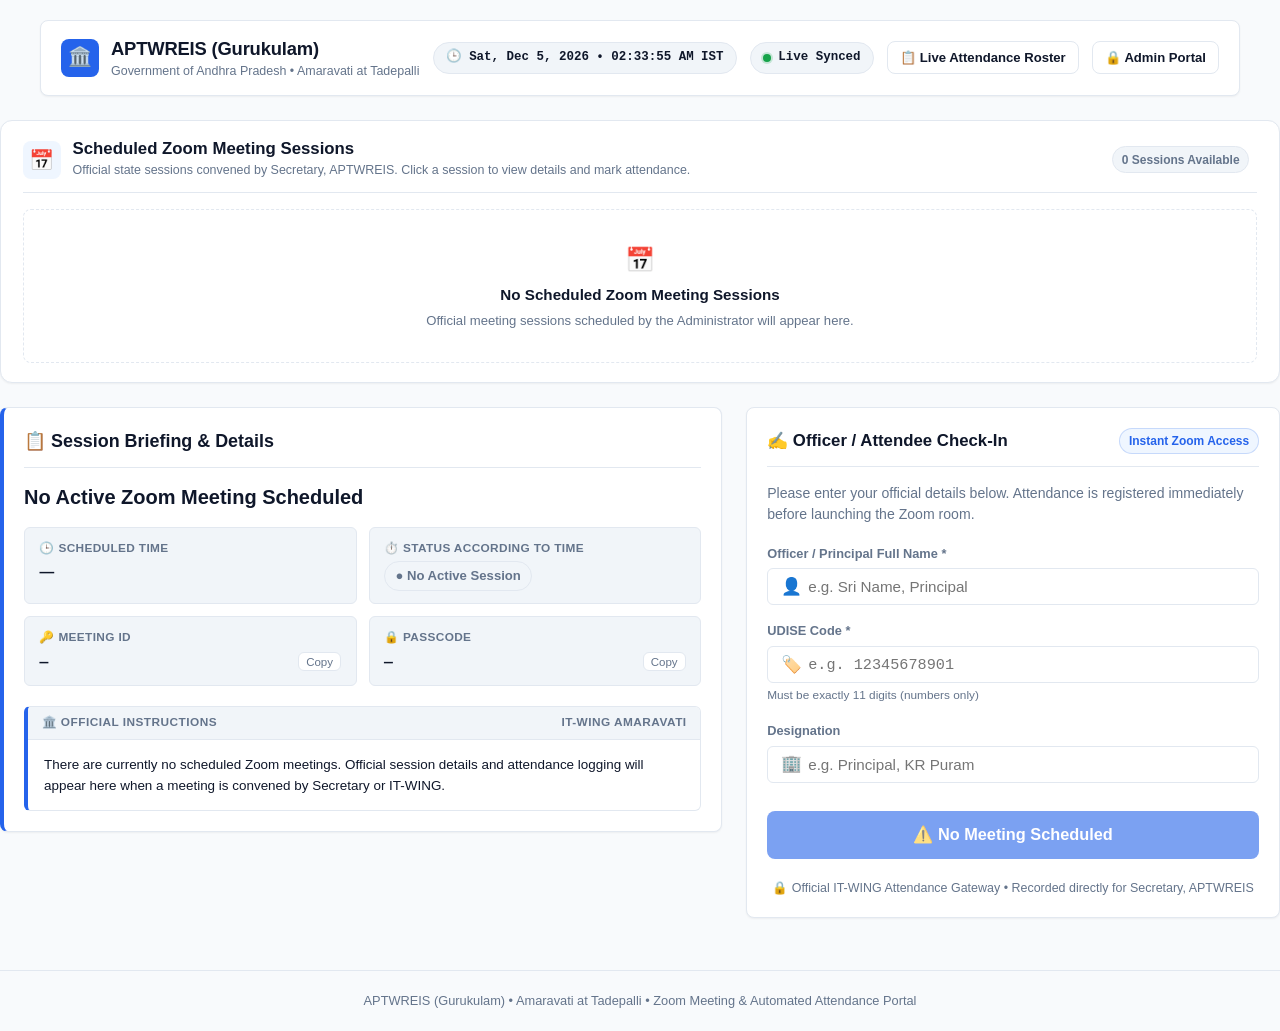
<file: index.html>
<!DOCTYPE html>
<html lang="en">

<head>
  <meta charset="UTF-8">
  <meta name="viewport" content="width=device-width, initial-scale=1.0">
  <title>APTWREIS (Gurukulam) - Official Zoom Meeting & Attendance Portal</title>
  <link rel="stylesheet" href="css/style.css">
  <link rel="icon"
    href="data:image/svg+xml,<svg xmlns=%22http://www.w3.org/2000/svg%22 viewBox=%220 0 100 100%22><text y=%22.9em%22 font-size=%2290%22>🏛️</text></svg>">
</head>

<body>
  <!-- =========================================================
       AUTOMATIC ATTENDANCE CONFIRMATION & ZOOM REDIRECT OVERLAY
       (Triggers automatically on 1-click link or when Join is clicked)
       ========================================================= -->
  <div class="auto-gate-overlay" id="autoOverlay" style="display: none;">
    <div class="auto-gate-card">
      <div class="check-circle">✓</div>

      <span class="badge badge-on-time" id="overlayStatus" style="margin-bottom: 0.75rem;">
        ● Attendance Confirmed (On Time)
      </span>

      <h2 id="overlayTitle" style="font-size: 1.15rem; font-weight: 700; margin-bottom: 0.35rem; color: var(--text);">
        Official Zoom Meeting
      </h2>

      <p id="overlayAttendee" style="font-size: 1rem; font-weight: 600; color: var(--primary);">
        Officer Attendee
      </p>

      <p style="font-size: 0.8rem; color: var(--text-muted); margin-top: 0.25rem;">
        Attendance logged officially with IT-WING, Amaravati at Tadepalli
      </p>

      <div class="progress-container">
        <div class="progress-bar" id="overlayProgress"></div>
      </div>

      <p style="font-size: 0.88rem; color: var(--text-muted); margin-bottom: 1.25rem;">
        Entering Zoom meeting in <span id="overlayCountdown" style="font-weight: 700; color: var(--text);">2</span>
        seconds...
      </p>

      <a id="btnDirectZoom" href="#" class="btn btn-primary" style="width: 100%;">
        🚀 Join Zoom Meeting Now
      </a>
    </div>
  </div>

  <!-- =========================================================
       MAIN ATTENDEE PORTAL (EXECUTIVE LANDSCAPE REDESIGN)
       ========================================================= -->
  <div class="landscape-wrapper">

    <!-- Executive Header -->
    <header class="app-header">
      <div class="logo-group">
        <div class="logo-badge">🏛️</div>
        <div class="logo-text">
          <h1>APTWREIS (Gurukulam)</h1>
          <p>Government of Andhra Pradesh • Amaravati at Tadepalli</p>
        </div>
      </div>
        <div class="live-clock-pill" id="liveClockDisplay" title="Current Indian Standard Time (IST)">
          <span>🕒</span>
          <span id="liveClockText">Live Portal Active</span>
        </div>
        <div class="live-clock-pill" id="liveSyncStatusPill" style="display: none;" title="Central Database Sync Status">
          <span class="sync-dot-live"></span>
          <span id="liveSyncStatusText">Live Synced</span>
        </div>
        <a href="admin.html" class="btn btn-secondary btn-sm" id="navLiveRosterBtn" title="View Live Attendance Roster & Download Excel">
          📋 Live Attendance Roster
        </a>
        <a href="admin.html" class="btn btn-secondary btn-sm" id="navAdminPortalBtn" title="Open Administrator Portal">
          🔒 Admin Portal
        </a>
      </div>
    </header>

    <!-- =========================================================
         SCHEDULED SESSIONS HUB (DYNAMIC TIME-BASED STATUS)
         ========================================================= -->
    <section class="sessions-hub">
      <div class="sessions-hub-header">
        <div class="sessions-hub-title-group">
          <div class="sessions-hub-icon">📅</div>
          <div>
            <h2 class="sessions-hub-title">Scheduled Zoom Meeting Sessions</h2>
            <p class="sessions-hub-subtitle">Official state sessions convened by Secretary, APTWREIS. Click a session to
              view details and mark attendance.</p>
          </div>
        </div>
        <div style="display: flex; align-items: center; gap: 0.5rem; flex-wrap: wrap;">
          <span class="badge badge-on-time" id="sessionCountBadge">Sessions Available</span>
          <span id="hubAdminStatusBadge"></span>
        </div>
      </div>

      <!-- Dynamic Cards Grid -->
      <div class="sessions-cards-grid" id="sessionsGridContainer">
        <!-- Rendered dynamically by js/user.js with real-time status of time -->
      </div>
    </section>

    <!-- Landscape Two-Column Grid -->
    <div class="landscape-grid">

      <!-- Left Column: Scheduled Meeting Information & Notice -->
      <section class="meeting-dossier">
        <div class="card" style="border-left: 4px solid var(--primary);">
          <div class="card-title-row">
            <h2 class="card-title" style="font-size: 1.12rem;">
              📋 Session Briefing & Details
            </h2>
            <div id="briefingAdminActions"></div>
          </div>

          <h3 id="displayTopic"
            style="font-size: 1.25rem; font-weight: 700; color: var(--text); margin-bottom: 1rem; line-height: 1.35;">
            No Active Zoom Meeting Scheduled
          </h3>

          <!-- 4-Tile Metadata Grid -->
          <div class="meta-tiles-grid">
            <div class="meta-tile">
              <span class="meta-tile-label">🕒 Scheduled Time</span>
              <span class="meta-tile-value" id="displayTime">—</span>
            </div>

            <div class="meta-tile">
              <span class="meta-tile-label">⏱️ Status According to Time</span>
              <span class="meta-tile-value" id="displayTimeStatus">
                <span class="badge badge-completed">● No Session Active</span>
              </span>
            </div>

            <div class="meta-tile">
              <span class="meta-tile-label">🔑 Meeting ID</span>
              <span class="meta-tile-value">
                <span id="displayMeetingId" style="font-family: var(--font-mono);">—</span>
                <button type="button" class="meta-copy-btn"
                  onclick="copyText(document.getElementById('displayMeetingId').textContent, 'Meeting ID copied!')"
                  title="Copy Meeting ID">
                  Copy
                </button>
              </span>
            </div>

            <div class="meta-tile">
              <span class="meta-tile-label">🔒 Passcode</span>
              <span class="meta-tile-value">
                <span id="displayPasscode" style="font-family: var(--font-mono);">—</span>
                <button type="button" class="meta-copy-btn"
                  onclick="copyText(document.getElementById('displayPasscode').textContent, 'Passcode copied!')"
                  title="Copy Passcode">
                  Copy
                </button>
              </span>
            </div>
          </div>

          <!-- Official Circular / Instructions Note -->
          <div class="official-memo-box" id="officialMemoBox" style="margin-top: 1.15rem; margin-bottom: 0;">
            <div class="official-memo-header">
              <span>🏛️ Official Instructions</span>
              <span>IT-WING Amaravati</span>
            </div>
            <div class="official-memo-body" id="displayDescription" style="padding: 0.85rem 1rem; font-size: 0.84rem;">
              No official Zoom meeting session is currently scheduled.
              Official meeting details and attendance logging will appear here when a session is convened.
            </div>
          </div>
        </div>
      </section>

      <!-- Right Column: Attendee Check-In Form & Launch -->
      <section class="attendance-action">
        <div class="card">
          <div class="card-title-row">
            <h2 class="card-title">
              ✍️ Officer / Attendee Check-In
            </h2>
            <span class="badge badge-upcoming">Instant Zoom Access</span>
          </div>

          <p style="font-size: 0.88rem; color: var(--text-muted); margin-bottom: 1.15rem;">
            Please enter your official details below. Attendance is registered immediately before launching the Zoom
            room.
          </p>

          <form id="formUserJoin">
            <div class="form-group">
              <label class="form-label" for="userName">Officer / Principal Full Name *</label>
              <div class="input-icon-wrapper">
                <span class="input-icon-prefix">👤</span>
                <input type="text" id="userName" class="form-input" placeholder="e.g. Sri Name, Principal" required
                  autocomplete="name" style="font-size: 0.95rem;">
              </div>
            </div>

            <div class="form-group">
              <label class="form-label" for="userCode">UDISE Code *</label>
              <div class="input-icon-wrapper">
                <span class="input-icon-prefix">🏷️</span>
                <input type="text" id="userCode" class="form-input" placeholder="e.g. 12345678901" required
                  inputmode="numeric" pattern="[0-9]{11}" maxlength="11" minlength="11"
                  title="UDISE Code must be exactly 11 digits (numbers only)"
                  style="font-size: 0.95rem; font-family: var(--font-mono);">
              </div>
              <small style="font-size: 0.74rem; color: var(--text-muted); margin-top: 0.25rem; display: block;">
                Must be exactly 11 digits (numbers only)
              </small>
            </div>

            <div class="form-group">
              <label class="form-label" for="userDesig">Designation</label>
              <div class="input-icon-wrapper">
                <span class="input-icon-prefix">🏢</span>
                <input type="text" id="userDesig" class="form-input" placeholder="e.g. Principal, KR Puram"
                  style="font-size: 0.95rem;">
              </div>
            </div>

            <button type="submit" class="btn btn-primary"
              style="width: 100%; padding: 0.85rem; font-size: 1.02rem; font-weight: 700; margin-top: 0.75rem;"
              id="btnSubmitJoin">
              🚀 Mark Attendance & Join Zoom Meeting
            </button>
          </form>

          <div style="margin-top: 1.25rem; text-align: center; font-size: 0.78rem; color: var(--text-muted);">
            🔒 Official IT-WING Attendance Gateway • Recorded directly for Secretary, APTWREIS
          </div>
        </div>
      </section>

    </div>

    <!-- Clean Streamlined Footer -->
    <footer class="app-footer"
      style="margin-top: 2rem; padding: 1.25rem 0; border-top: 1px solid var(--border); text-align: center; font-size: 0.8rem; color: var(--text-muted);">
      APTWREIS (Gurukulam) • Amaravati at Tadepalli • Zoom Meeting & Automated Attendance Portal
    </footer>

  </div>

  <script src="js/sheets-config.js"></script>
  <script src="js/sheets-service.js"></script>
  <script src="js/user.js"></script>
</body>

</html>
</file>
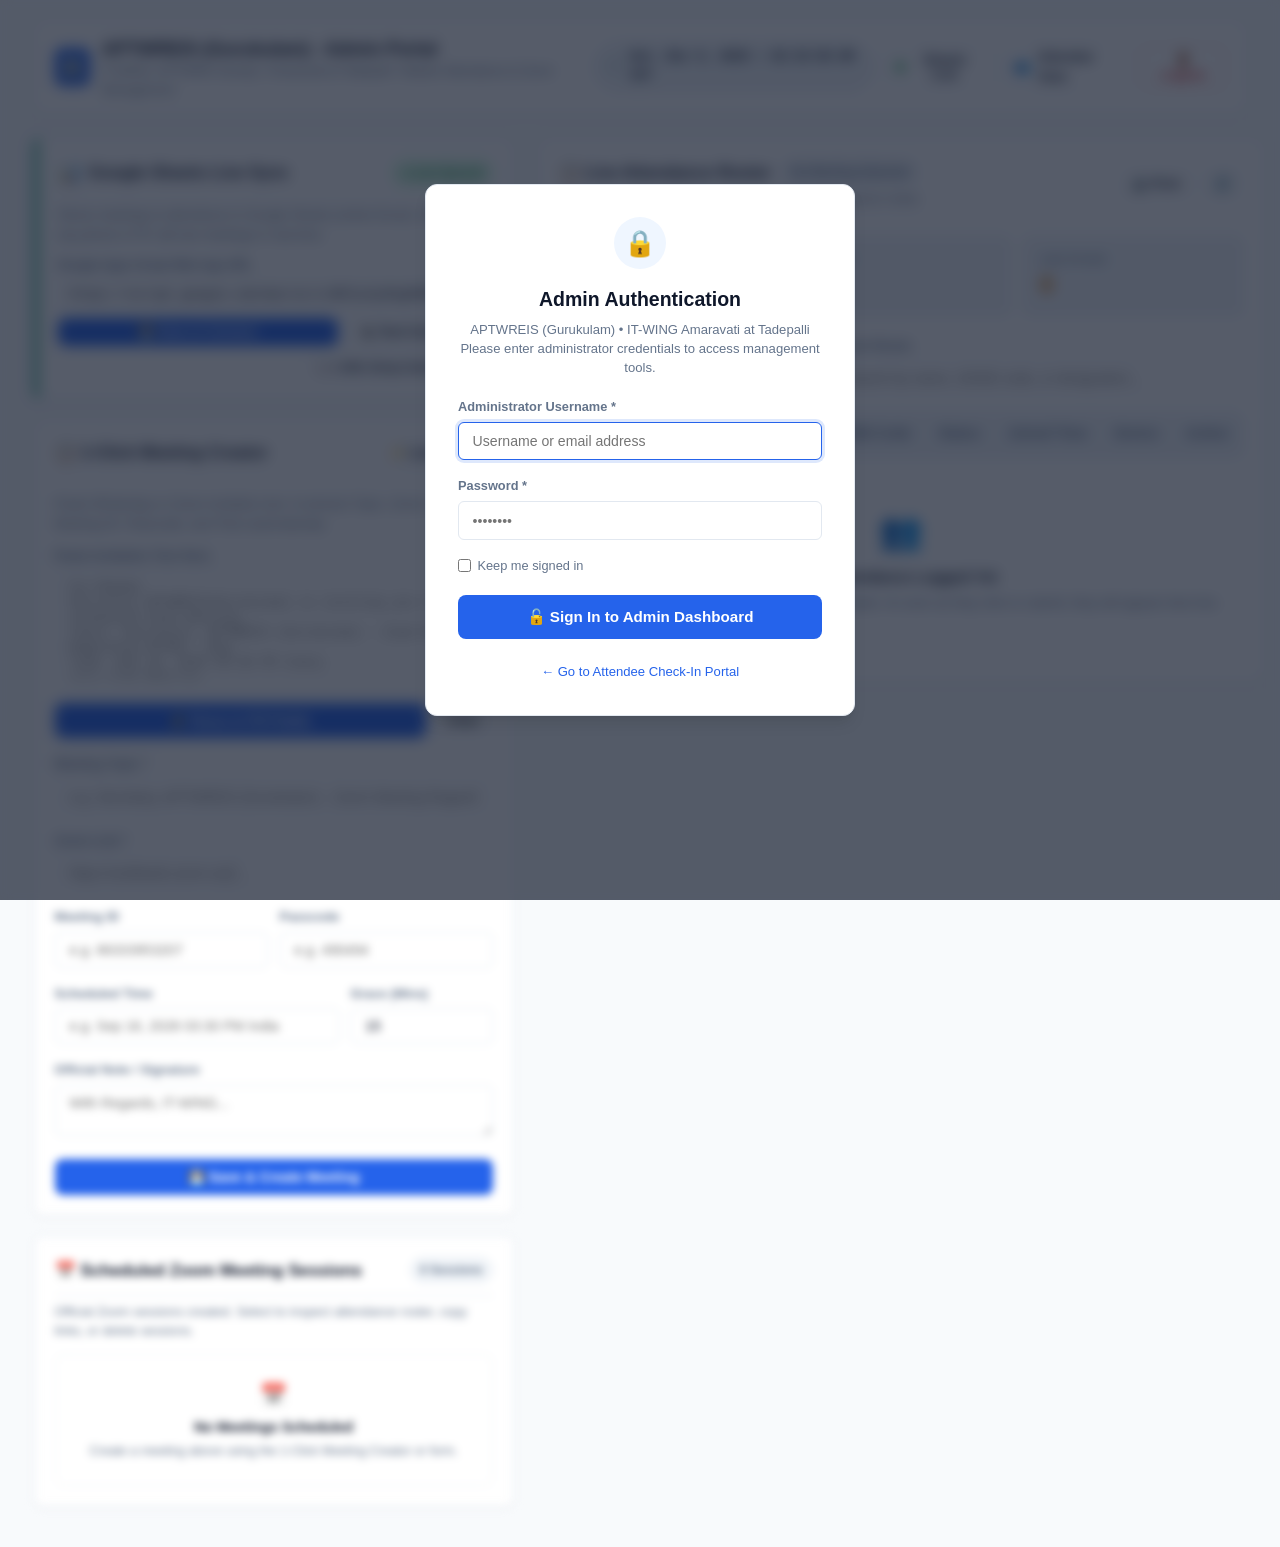
<file: admin.html>
<!DOCTYPE html>
<html lang="en">

<head>
  <meta charset="UTF-8">
  <meta name="viewport" content="width=device-width, initial-scale=1.0">
  <title>Admin - APTWREIS (Gurukulam) Zoom Meeting & Attendance Manager</title>
  <link rel="stylesheet" href="css/style.css">
  <link rel="icon"
    href="data:image/svg+xml,<svg xmlns=%22http://www.w3.org/2000/svg%22 viewBox=%220 0 100 100%22><text y=%22.9em%22 font-size=%2290%22>🏛️</text></svg>">
</head>

<body>
  <!-- =========================================================
       ADMINISTRATOR AUTHENTICATION GATE (Username & Password)
       ========================================================= -->
  <div class="auth-overlay" id="adminAuthOverlay" style="display: flex;">
    <div class="auth-card">
      <div class="auth-icon-badge">🔒</div>
      <h2 class="auth-title">Admin Authentication</h2>
      <p class="auth-subtitle">
        APTWREIS (Gurukulam) • IT-WING Amaravati at Tadepalli<br>
        Please enter administrator credentials to access management tools.
      </p>

      <div id="authErrorMsg" class="auth-error" style="display: none;">
        ⚠️ Invalid username or password. Please check your credentials.
      </div>

      <form id="formAdminLogin">
        <div class="form-group" style="text-align: left;">
          <label class="form-label" for="adminUsername">Administrator Username *</label>
          <input type="text" id="adminUsername" class="form-input" placeholder="Username or email address" required
            autocomplete="username" autofocus style="padding: 0.65rem 0.85rem;">
        </div>

        <div class="form-group" style="text-align: left;">
          <label class="form-label" for="adminPassword">Password *</label>
          <input type="password" id="adminPassword" class="form-input" placeholder="••••••••" required
            autocomplete="current-password" style="padding: 0.65rem 0.85rem;">
        </div>

        <div
          style="display: flex; justify-content: flex-start; align-items: center; margin-bottom: 1.25rem; font-size: 0.8rem;">
          <label style="display: flex; align-items: center; gap: 0.4rem; cursor: pointer; color: var(--text-muted);">
            <input type="checkbox" id="rememberAdmin" style="cursor: pointer;">
            Keep me signed in
          </label>
        </div>

        <button type="submit" class="btn btn-primary"
          style="width: 100%; padding: 0.75rem; font-size: 0.95rem; font-weight: 700;">
          🔓 Sign In to Admin Dashboard
        </button>
      </form>

      <div style="margin-top: 1.25rem; text-align: center;">
        <a href="index.html" style="font-size: 0.82rem; color: var(--primary); text-decoration: none;">
          ← Go to Attendee Check-In Portal
        </a>
      </div>
    </div>
  </div>

  <div class="landscape-wrapper-wide" id="adminMainContent"
    style="filter: blur(4px); pointer-events: none; transition: filter 0.3s ease;">
    <!-- Header -->
    <header class="app-header">
      <div class="logo-group">
        <div class="logo-badge">🏛️</div>
        <div class="logo-text">
          <h1>APTWREIS (Gurukulam) - Admin Portal</h1>
          <p>IT-WING, APTWREI Society • Amaravati at Tadepalli • Master Attendance & Zoom Management</p>
        </div>
      </div>

      <div class="header-actions">
        <div class="live-clock-pill" id="adminClockDisplay" title="Current Indian Standard Time (IST)">
          <span>🕒</span>
          <span id="adminClockText">Live Portal Active</span>
        </div>
        <button type="button" class="btn btn-secondary btn-sm" id="btnSyncStatusHeader" title="Google Sheets Live Database Status">
          <span id="headerSyncDot" class="sync-dot-live" style="display: none;"></span>
          <span id="headerSyncText">📊 Google Sheets Sync</span>
        </button>
        <a href="index.html" target="_blank" class="btn btn-secondary btn-sm" title="Open Attendee Portal">
          <span>👥</span> Attendee View
        </a>
        <button type="button" class="btn btn-secondary btn-sm" id="btnAdminLogout"
          style="color: var(--danger); border-color: rgba(220, 38, 38, 0.3);" title="Sign out of Admin Portal">
          🚪 Logout
        </button>
      </div>
    </header>

    <!-- Main Landscape Layout (2 Columns: Left 480px Controls, Right Flexible Widescreen Roster) -->
    <div class="main-layout" style="grid-template-columns: 480px 1fr; gap: 1.5rem;">

      <!-- Left Column: Copy-Paste Meeting Creator & Link Generator -->
      <aside>

        <!-- Card 0: Google Sheets Cloud Sync (Live Excel Database) -->
        <div class="card" id="cardSheetsSync" style="border-left: 4px solid #059669;">
          <div class="card-title-row" style="margin-bottom: 0.35rem;">
            <div style="display: flex; align-items: center; gap: 0.5rem;">
              <span style="font-size: 1.15rem;">📊</span>
              <h2 class="card-title" style="font-size: 1.05rem;">Google Sheets Live Sync</h2>
            </div>
            <span class="badge sync-badge-disconnected" id="badgeSyncStatus">⚪ Local Only</span>
          </div>
          <p style="font-size: 0.8rem; color: var(--text-muted); margin-bottom: 0.75rem;">
            Stores meetings & attendance in Google Sheets (online Excel). All users on any phone or PC will see meetings in real time.
          </p>

          <div class="form-group" style="margin-bottom: 0.5rem;">
            <label class="form-label" for="inputSheetsUrl" style="font-size: 0.75rem;">Google Apps Script Web App URL</label>
            <input type="url" id="inputSheetsUrl" class="form-input" placeholder="https://script.google.com/macros/s/.../exec" style="font-size: 0.78rem; font-family: var(--font-mono); padding: 0.45rem 0.65rem;">
          </div>

          <div style="display: flex; gap: 0.45rem; flex-wrap: wrap; margin-bottom: 0.6rem;">
            <button type="button" class="btn btn-primary btn-sm" id="btnSaveSheetsUrl" style="flex: 1;">
              💾 Save & Connect
            </button>
            <button type="button" class="btn btn-secondary btn-sm" id="btnTestSheetsUrl">
              🔌 Test Connection
            </button>
          </div>

          <div style="display: flex; justify-content: space-between; align-items: center; font-size: 0.78rem;">
            <a href="#" id="linkOpenGoogleSheet" target="_blank" rel="noopener noreferrer" style="color: var(--primary); text-decoration: none; font-weight: 600; display: none;">
              ↗️ Open Google Sheet
            </a>
            <button type="button" class="btn btn-secondary btn-sm" id="btnOpenSetupGuide" style="font-size: 0.74rem; padding: 0.2rem 0.5rem; margin-left: auto;">
              📖 1-Min Setup Guide & Code
            </button>
          </div>
        </div>

        <!-- Card 1: Copy-Paste Meeting Invitation Parser -->
        <div class="card">
          <div class="card-title-row">
            <h2 class="card-title">📋 1-Click Meeting Creator</h2>
            <button type="button" class="btn btn-secondary btn-sm" id="btnLoadSample"
              style="font-size: 0.76rem; padding: 0.2rem 0.5rem;" title="Load APTWREIS MITRA sample invitation">
              ⚡ Load Sample
            </button>
          </div>
          <p style="font-size: 0.82rem; color: var(--text-muted); margin-bottom: 0.75rem;">
            Paste WhatsApp or Zoom invitation text. It extracts Topic, Zoom URL, Meeting ID, Passcode, and Time
            automatically.
          </p>

          <div class="form-group">
            <label class="form-label" for="pasteInvitationText">Paste Invitation Text Here</label>
            <textarea id="pasteInvitationText" class="form-input" rows="6" placeholder="Sir/Madam,
Secretary APTWREIS(Gurukulam) is inviting you to a scheduled Zoom meeting.
Topic: Secretary, APTWREIS (Gurukulam) – Zoom Meeting Regarding MITRA – Reg.
Time: Sep 16, 2026 03:30 PM India
Join Zoom Meeting
https://us06web.zoom.us/j/86333953207?pwd=...
Meeting ID: 863 3395 3207
Passcode: 490494
-
With Regards,
IT-WING
APTWREI Society (Gurukulam)
Amaravarti at Tadepali." style="font-family: var(--font-mono); font-size: 0.8rem; resize: vertical;"></textarea>
          </div>

          <div style="display: flex; gap: 0.5rem; margin-bottom: 1rem;">
            <button type="button" class="btn btn-primary" id="btnParsePaste" style="flex: 1;">
              ⚡ Parse & Fill Fields
            </button>
            <button type="button" class="btn btn-secondary btn-sm" id="btnClearPaste">
              Clear
            </button>
          </div>

          <!-- Parse Success Notice -->
          <div id="parseSuccessBanner"
            style="display: none; padding: 0.6rem 0.85rem; background: var(--success-bg); border: 1px solid var(--success-border); border-radius: var(--radius-sm); margin-bottom: 1rem; font-size: 0.82rem; color: var(--success-text);">
            ✓ <strong>Invitation parsed!</strong> Verify details below and click "Save & Create Meeting".
          </div>

          <!-- Detailed Form / Review & Save -->
          <form id="formCreateMeeting">
            <div class="form-group">
              <label class="form-label" for="mtgTitle">Meeting Topic *</label>
              <input type="text" id="mtgTitle" class="form-input"
                placeholder="e.g. Secretary, APTWREIS (Gurukulam) – Zoom Meeting Regarding MITRA – Reg." required>
            </div>

            <div class="form-group">
              <label class="form-label" for="mtgZoomUrl">Zoom Link *</label>
              <input type="url" id="mtgZoomUrl" class="form-input" placeholder="https://us06web.zoom.us/j/..." required>
            </div>

            <div style="display: grid; grid-template-columns: 1fr 1fr; gap: 0.75rem;">
              <div class="form-group">
                <label class="form-label" for="mtgId">Meeting ID</label>
                <input type="text" id="mtgId" class="form-input" placeholder="e.g. 86333953207">
              </div>
              <div class="form-group">
                <label class="form-label" for="mtgPasscode">Passcode</label>
                <input type="text" id="mtgPasscode" class="form-input" placeholder="e.g. 490494">
              </div>
            </div>

            <div style="display: grid; grid-template-columns: 2fr 1fr; gap: 0.75rem;">
              <div class="form-group">
                <label class="form-label" for="mtgTimeText">Scheduled Time</label>
                <input type="text" id="mtgTimeText" class="form-input" placeholder="e.g. Sep 16, 2026 03:30 PM India">
              </div>
              <div class="form-group">
                <label class="form-label" for="mtgGrace">Grace (Mins)</label>
                <input type="number" id="mtgGrace" class="form-input" value="15" min="0" max="60">
              </div>
            </div>

            <div class="form-group">
              <label class="form-label" for="mtgDesc">Official Note / Signature</label>
              <textarea id="mtgDesc" class="form-input" rows="2" placeholder="With Regards, IT-WING..."></textarea>
            </div>

            <button type="submit" class="btn btn-primary" style="width: 100%;" id="btnSaveMeeting">
              💾 Save & Create Meeting
            </button>
          </form>
        </div>

        <!-- Card 2: Scheduled Zoom Meeting Sessions -->
        <div class="card">
          <div class="card-title-row" style="margin-bottom: 0.35rem;">
            <h2 class="card-title" style="font-size: 1.05rem;">📅 Scheduled Zoom Meeting Sessions</h2>
            <span class="badge badge-on-time" id="adminMeetingCountBadge">Sessions</span>
          </div>
          <p style="font-size: 0.8rem; color: var(--text-muted); margin-bottom: 0.85rem;">
            Official Zoom sessions created. Select to inspect attendance roster, copy links, or delete sessions.
          </p>
          <div id="meetingsListContainer">
            <!-- Rendered dynamically by js/admin.js: First Present, Next Upcoming, Next Over -->
          </div>
        </div>

      </aside>

      <!-- Right Column: Live Attendance Roster Sheet -->
      <main>
        <div class="card">
          <div class="card-title-row">
            <div>
              <div style="display: flex; align-items: center; gap: 0.65rem; flex-wrap: wrap;">
                <h2 class="card-title">📋 Live Attendance Roster</h2>
                <span class="badge badge-on-time" id="rosterTimeStatusBadge">● Live Now</span>
              </div>
              <p style="font-size: 0.8rem; color: var(--text-muted); margin-top: 0.2rem;" id="rosterMeetingSubtitle">
                Official attendee records logged for the selected Gurukulam session.
              </p>
            </div>
            <div style="display: flex; gap: 0.5rem; flex-wrap: wrap; align-items: center;">
              <!-- Option for Excel Download (Enabled when Live Attendance Roster is selected) -->
              <div class="excel-download-btn-group" id="excelButtonGroup" style="display: none;">
                <button type="button" class="btn btn-success btn-sm" id="btnExportExcel"
                  title="Download Attendance Roster in Excel (.xls)" style="border-top-right-radius: 0; border-bottom-right-radius: 0;">
                  <span>📊</span>
                  <span id="btnExportExcelText">Download Excel</span>
                </button>
                <button type="button" class="btn btn-success btn-sm" id="btnExportMenuToggle"
                  title="More export options (CSV, Selected rows)"
                  style="padding: 0.35rem 0.5rem; border-top-left-radius: 0; border-bottom-left-radius: 0; border-left: 1px solid rgba(255,255,255,0.35);">
                  ▾
                </button>
                <div class="dropdown-menu-export" id="exportDropdownMenu" style="display: none;">
                  <button type="button" class="dropdown-item-export" id="btnExportXls">
                    <span style="font-size: 1.1rem;">📊</span>
                    <div>
                      <div style="font-weight: 600;">Download Excel (.xls)</div>
                      <div style="font-size: 0.72rem; color: var(--text-muted);">Formatted spreadsheet with colors & headers</div>
                    </div>
                  </button>
                  <button type="button" class="dropdown-item-export" id="btnExportCSV">
                    <span style="font-size: 1.1rem;">📄</span>
                    <div>
                      <div style="font-weight: 600;">Download CSV (.csv)</div>
                      <div style="font-size: 0.72rem; color: var(--text-muted);">Standard UTF-8 comma separated values</div>
                    </div>
                  </button>
                </div>
              </div>

              <button class="btn btn-secondary btn-sm" onclick="window.print()" title="Print Attendance Roster">
                🖨️ Print
              </button>
              <button class="btn btn-secondary btn-sm" id="btnRefreshRoster" title="Refresh Attendance">
                🔄
              </button>
              <button class="btn btn-danger-subtle btn-sm" id="btnDeleteCurrentMeeting"
                title="Delete this selected meeting session" style="display: none; align-items: center; gap: 0.3rem;">
                🗑️ Delete Session
              </button>
            </div>
          </div>

          <!-- Metrics Row -->
          <div style="display: grid; grid-template-columns: repeat(3, 1fr); gap: 0.75rem; margin-bottom: 1.25rem;">
            <div
              style="padding: 0.75rem 1rem; background: var(--bg-subtle); border: 1px solid var(--border); border-radius: var(--radius-sm);">
              <div style="font-size: 0.75rem; color: var(--text-muted); font-weight: 500;">Total Attended</div>
              <div style="font-size: 1.45rem; font-weight: 700; color: var(--primary);" id="statTotalAttendees">0</div>
            </div>
            <div
              style="padding: 0.75rem 1rem; background: var(--bg-subtle); border: 1px solid var(--border); border-radius: var(--radius-sm);">
              <div style="font-size: 0.75rem; color: var(--text-muted); font-weight: 500;">On Time</div>
              <div style="font-size: 1.45rem; font-weight: 700; color: var(--success);" id="statOnTime">0</div>
            </div>
            <div
              style="padding: 0.75rem 1rem; background: var(--bg-subtle); border: 1px solid var(--border); border-radius: var(--radius-sm);">
              <div style="font-size: 0.75rem; color: var(--text-muted); font-weight: 500;">Late Arrivals</div>
              <div style="font-size: 1.45rem; font-weight: 700; color: var(--warning);" id="statLate">0</div>
            </div>
          </div>

          <!-- Table Controls -->
          <div class="table-actions">
            <div style="min-width: 260px;">
              <label class="form-label" style="font-size: 0.75rem;">Selected Meeting Session</label>
              <select id="selectActiveMeeting" class="form-input" style="cursor: pointer;">
                <!-- Populated dynamically -->
              </select>
            </div>
            <div class="search-field">
              <label class="form-label" style="font-size: 0.75rem;">Search Roster</label>
              <input type="text" id="searchRoster" class="form-input"
                placeholder="Search by name, UDISE code, or designation...">
            </div>
          </div>

          <!-- Attendance Table -->
          <div class="table-responsive">
            <table class="roster-table">
              <thead>
                <tr>
                  <th style="width: 38px; text-align: center;">
                    <input type="checkbox" id="chkSelectAllRoster" title="Select / Deselect all attendees" style="cursor: pointer;">
                  </th>
                  <th style="width: 45px;">#</th>
                  <th>Officer / Attendee Name</th>
                  <th>UDISE Code</th>
                  <th>Status</th>
                  <th>Joined Time</th>
                  <th>Device</th>
                  <th style="text-align: right; width: 50px;">Action</th>
                </tr>
              </thead>
              <tbody id="rosterTableBody">
                <!-- Populated dynamically by admin.js -->
              </tbody>
            </table>
          </div>

          <!-- Empty State -->
          <div id="rosterEmptyState"
            style="display: none; text-align: center; padding: 3rem 1rem; color: var(--text-muted);">
            <div style="font-size: 2.2rem; margin-bottom: 0.5rem;">👥</div>
            <h4 style="color: var(--text); font-size: 0.95rem; font-weight: 600;">No Attendance Logged Yet</h4>
            <p style="font-size: 0.82rem; margin-top: 0.25rem;">Share the attendance link with officers or principals.
              As soon as they click or submit, they will appear here live.</p>
          </div>
        </div>
      </main>

    </div>
  </div>

  <!-- Toast Notification -->
  <div class="toast-notice" id="toastNotice">
    <span id="toastIcon">✓</span>
    <span id="toastText">Action completed</span>
  </div>

  <!-- Modal: 1-Minute Google Sheets Setup Guide & Code -->
  <div class="modal-backdrop-custom" id="modalSheetsGuide" style="display: none;">
    <div class="modal-card-custom">
      <div class="modal-header-custom">
        <div style="display: flex; align-items: center; gap: 0.5rem;">
          <span style="font-size: 1.25rem;">📊</span>
          <h3 style="font-size: 1.05rem; font-weight: 700; color: var(--text);">Google Sheets Cloud Database Setup (1 Minute)</h3>
        </div>
        <button type="button" class="btn btn-secondary btn-sm" id="btnCloseGuideModal" style="padding: 0.2rem 0.55rem; font-size: 1.15rem; line-height: 1;">&times;</button>
      </div>
      <div class="modal-body-custom">
        <p style="margin-bottom: 0.85rem; color: var(--text-muted);">
          Google Sheets acts as a free, live online Excel database. Follow these 4 quick steps to connect your portal:
        </p>

        <ol style="padding-left: 1.25rem; display: flex; flex-direction: column; gap: 0.85rem;">
          <li>
            <strong>Create a new Google Sheet:</strong><br>
            Go to <a href="https://sheets.new" target="_blank" rel="noopener noreferrer" style="color: var(--primary); font-weight: 600;">sheets.new</a> in your browser and name the spreadsheet <em>"APTWREIS Zoom Meetings & Attendance"</em>.
          </li>
          <li>
            <strong>Open Apps Script Editor:</strong><br>
            In your Google Sheet, click <strong>Extensions</strong> → <strong>Apps Script</strong>.
          </li>
          <li>
            <strong>Paste the Backend Script:</strong><br>
            Delete whatever is in <code>Code.gs</code>, copy the script below, and paste it into the editor:
            <div style="display: flex; justify-content: flex-end; margin-top: 0.35rem;">
              <button type="button" class="btn btn-primary btn-sm" id="btnCopyAppsScript" style="font-size: 0.74rem;">
                📋 Copy Google Apps Script Code
              </button>
            </div>
            <div class="code-snippet-box" id="codeSnippetBox">
              Loading script...
            </div>
          </li>
          <li>
            <strong>Deploy as Web App:</strong><br>
            <div style="font-size: 0.8rem; color: var(--text-muted); margin-top: 0.2rem;">
              • Click <strong>Deploy</strong> (top right blue button) → <strong>New deployment</strong>.<br>
              • Click the gear icon ⚙️ next to "Select type" → choose <strong>Web app</strong>.<br>
              • <strong>Execute as:</strong> Select <code>Me</code>.<br>
              • <strong>Who has access:</strong> Select <code>Anyone</code> <em>(CRITICAL: allows all officers/principals to load meetings and mark attendance without Google sign-in)</em>.<br>
              • Click <strong>Deploy</strong>, grant permissions if prompted, and copy the <strong>Web app URL</strong>.
            </div>
          </li>
          <li>
            <strong>Connect to Portal:</strong><br>
            Paste your Web app URL into the box in the Admin portal and click <strong>"Save & Connect"</strong>.
          </li>
        </ol>
      </div>
      <div class="modal-footer-custom">
        <button type="button" class="btn btn-primary btn-sm" id="btnCloseGuideModal2">Close Setup Guide</button>
      </div>
    </div>
  </div>

  <script src="js/sheets-config.js"></script>
  <script src="js/sheets-service.js"></script>
  <script src="js/admin.js"></script>
</body>

</html>
</file>
<file: css/style.css>
/* =========================================================
   ZoomAttendance - Clean & Professional Normal Style
   ========================================================= */

:root {
  --font: -apple-system, BlinkMacSystemFont, "Segoe UI", Roboto, "Helvetica Neue", Arial, sans-serif;
  --font-mono: ui-monospace, SFMono-Regular, Menlo, Monaco, Consolas, "Liberation Mono", monospace;

  /* Normal Clean Light Theme */
  --bg: #f8fafc;
  --bg-surface: #ffffff;
  --bg-subtle: #f1f5f9;
  --bg-input: #ffffff;
  
  --border: #e2e8f0;
  --border-light: #f1f5f9;
  --border-focus: #2563eb;

  --text: #0f172a;
  --text-muted: #64748b;
  --text-dim: #94a3b8;

  --primary: #2563eb;
  --primary-hover: #1d4ed8;
  --primary-light: #eff6ff;

  --success: #16a34a;
  --success-bg: #dcfce7;
  --success-text: #15803d;
  --success-border: #bbf7d0;

  --warning: #d97706;
  --warning-bg: #fef3c7;
  --warning-text: #b45309;
  --warning-border: #fde68a;

  --danger: #dc2626;
  --danger-bg: #fee2e2;
  --danger-text: #b91c1c;

  --radius-sm: 6px;
  --radius-md: 8px;
  --radius-lg: 12px;
  --radius-full: 9999px;

  --shadow-sm: 0 1px 2px 0 rgba(0, 0, 0, 0.05);
  --shadow-md: 0 4px 6px -1px rgba(0, 0, 0, 0.08), 0 2px 4px -2px rgba(0, 0, 0, 0.04);
  --shadow-lg: 0 10px 15px -3px rgba(0, 0, 0, 0.1), 0 4px 6px -4px rgba(0, 0, 0, 0.05);
}

/* Optional Dark Mode (Clean standard dark, not sci-fi) */
[data-theme="dark"] {
  --bg: #0f172a;
  --bg-surface: #1e293b;
  --bg-subtle: #334155;
  --bg-input: #1e293b;
  
  --border: #334155;
  --border-light: #1e293b;
  --border-focus: #3b82f6;

  --text: #f8fafc;
  --text-muted: #94a3b8;
  --text-dim: #64748b;

  --primary: #3b82f6;
  --primary-hover: #2563eb;
  --primary-light: rgba(59, 130, 246, 0.15);

  --success-bg: rgba(22, 163, 74, 0.2);
  --success-text: #4ade80;
  --success-border: rgba(34, 197, 94, 0.3);

  --warning-bg: rgba(217, 119, 6, 0.2);
  --warning-text: #fbbf24;
  --warning-border: rgba(245, 158, 11, 0.3);

  --shadow-sm: 0 1px 3px rgba(0, 0, 0, 0.3);
  --shadow-md: 0 4px 10px rgba(0, 0, 0, 0.4);
  --shadow-lg: 0 10px 25px rgba(0, 0, 0, 0.5);
}

/* Base Reset */
*, *::before, *::after {
  box-sizing: border-box;
  margin: 0;
  padding: 0;
}

body {
  font-family: var(--font);
  background-color: var(--bg);
  color: var(--text);
  min-height: 100vh;
  line-height: 1.5;
  -webkit-font-smoothing: antialiased;
}

/* Remove glow orbs for normal style */
.glow-orb {
  display: none !important;
}

.wrapper {
  max-width: 1200px;
  margin: 0 auto;
  padding: 1.5rem 1rem;
}

/* Landscape Layout Containers */
.landscape-wrapper {
  max-width: 1440px;
  width: 95%;
  margin: 1.25rem auto;
  padding: 0 0.5rem;
}

.landscape-wrapper-wide {
  max-width: 1620px;
  width: 96%;
  margin: 1.25rem auto;
  padding: 0 0.5rem;
}

.landscape-grid {
  display: grid;
  grid-template-columns: 1.15fr 0.85fr;
  gap: 1.5rem;
  align-items: start;
}

@media (max-width: 1024px) {
  .landscape-grid {
    grid-template-columns: 1fr;
  }
}

/* =========================================================
   Header & Navigation
   ========================================================= */
.app-header {
  display: flex;
  justify-content: space-between;
  align-items: center;
  padding: 0.85rem 1.25rem;
  background: var(--bg-surface);
  border: 1px solid var(--border);
  border-radius: var(--radius-md);
  margin-bottom: 1.5rem;
  box-shadow: var(--shadow-sm);
}

.logo-group {
  display: flex;
  align-items: center;
  gap: 0.75rem;
  text-decoration: none;
  color: inherit;
}

.logo-badge {
  width: 38px;
  height: 38px;
  border-radius: var(--radius-md);
  background: var(--primary);
  display: flex;
  align-items: center;
  justify-content: center;
  font-size: 1.2rem;
  color: #fff;
}

.logo-text h1 {
  font-size: 1.15rem;
  font-weight: 700;
  color: var(--text);
  letter-spacing: -0.01em;
}

.logo-text p {
  font-size: 0.78rem;
  color: var(--text-muted);
}

/* Navigation Links */
.nav-links {
  display: flex;
  align-items: center;
  gap: 0.35rem;
  background: var(--bg-subtle);
  padding: 0.25rem;
  border-radius: var(--radius-md);
  border: 1px solid var(--border);
}

.nav-link {
  display: inline-flex;
  align-items: center;
  gap: 0.4rem;
  padding: 0.4rem 0.85rem;
  border-radius: var(--radius-sm);
  font-size: 0.85rem;
  font-weight: 500;
  color: var(--text-muted);
  text-decoration: none;
  transition: all 0.15s ease;
}

.nav-link:hover {
  color: var(--text);
  background: rgba(0, 0, 0, 0.04);
}

[data-theme="dark"] .nav-link:hover {
  background: rgba(255, 255, 255, 0.08);
}

.nav-link.active {
  color: var(--primary);
  background: var(--bg-surface);
  box-shadow: var(--shadow-sm);
  font-weight: 600;
}

.header-actions {
  display: flex;
  align-items: center;
  gap: 0.65rem;
}

.live-indicator {
  display: inline-flex;
  align-items: center;
  gap: 0.45rem;
  font-size: 0.78rem;
  font-weight: 600;
  color: var(--success-text);
  background: var(--success-bg);
  border: 1px solid var(--success-border);
  padding: 0.3rem 0.65rem;
  border-radius: var(--radius-full);
}

.dot {
  width: 7px;
  height: 7px;
  background-color: var(--success);
  border-radius: 50%;
}

/* =========================================================
   Buttons
   ========================================================= */
.btn {
  display: inline-flex;
  align-items: center;
  justify-content: center;
  gap: 0.45rem;
  padding: 0.55rem 1rem;
  font-size: 0.875rem;
  font-weight: 600;
  border-radius: var(--radius-md);
  border: 1px solid transparent;
  cursor: pointer;
  text-decoration: none;
  transition: background-color 0.15s, border-color 0.15s, color 0.15s;
  font-family: inherit;
}

.btn-primary {
  background-color: var(--primary);
  color: #ffffff;
}

.btn-primary:hover {
  background-color: var(--primary-hover);
}

.btn-secondary {
  background-color: var(--bg-surface);
  color: var(--text);
  border: 1px solid var(--border);
}

.btn-secondary:hover {
  background-color: var(--bg-subtle);
  border-color: #cbd5e1;
}

.btn-success {
  background-color: var(--success);
  color: #ffffff;
}

.btn-success:hover {
  background-color: #15803d;
}

.btn-danger {
  background-color: var(--danger);
  color: #ffffff;
  border: 1px solid var(--danger);
}

.btn-danger:hover {
  background-color: #b91c1c;
  border-color: #b91c1c;
}

.btn-danger-subtle {
  background-color: var(--danger-bg);
  color: var(--danger-text);
  border: 1px solid rgba(220, 38, 38, 0.25);
  font-weight: 600;
}

.btn-danger-subtle:hover {
  background-color: #fee2e2;
  color: #991b1b;
  border-color: rgba(220, 38, 38, 0.5);
}

.btn-sm {
  padding: 0.35rem 0.75rem;
  font-size: 0.82rem;
}

/* =========================================================
   Stats Metrics
   ========================================================= */
.stats-container {
  display: grid;
  grid-template-columns: repeat(auto-fit, minmax(200px, 1fr));
  gap: 1rem;
  margin-bottom: 1.5rem;
}

.stat-box {
  background: var(--bg-surface);
  border: 1px solid var(--border);
  border-radius: var(--radius-md);
  padding: 1rem 1.25rem;
  display: flex;
  align-items: center;
  gap: 0.85rem;
  box-shadow: var(--shadow-sm);
}

.stat-icon {
  width: 42px;
  height: 42px;
  border-radius: var(--radius-md);
  display: flex;
  align-items: center;
  justify-content: center;
  font-size: 1.2rem;
}

.stat-icon.blue { background: var(--primary-light); color: var(--primary); }
.stat-icon.green { background: var(--success-bg); color: var(--success); }
.stat-icon.amber { background: var(--warning-bg); color: var(--warning); }

.stat-data h3 {
  font-size: 1.5rem;
  font-weight: 700;
  line-height: 1.1;
  color: var(--text);
}

.stat-data p {
  font-size: 0.8rem;
  color: var(--text-muted);
  margin-top: 0.15rem;
}

/* =========================================================
   Layout & Cards
   ========================================================= */
.page-title-banner {
  display: flex;
  justify-content: space-between;
  align-items: center;
  flex-wrap: wrap;
  gap: 1rem;
  margin-bottom: 1.25rem;
}

.page-title-banner h2 {
  font-size: 1.45rem;
  font-weight: 700;
  color: var(--text);
}

.page-title-banner p {
  font-size: 0.85rem;
  color: var(--text-muted);
  margin-top: 0.2rem;
}

.main-layout {
  display: grid;
  grid-template-columns: 360px 1fr;
  gap: 1.5rem;
  align-items: start;
}

@media (max-width: 900px) {
  .main-layout {
    grid-template-columns: 1fr;
  }
}

.card {
  background: var(--bg-surface);
  border: 1px solid var(--border);
  border-radius: var(--radius-md);
  padding: 1.25rem;
  box-shadow: var(--shadow-sm);
  margin-bottom: 1.25rem;
}

.card-title-row {
  display: flex;
  justify-content: space-between;
  align-items: center;
  margin-bottom: 1rem;
  padding-bottom: 0.75rem;
  border-bottom: 1px solid var(--border);
}

.card-title {
  font-size: 1.05rem;
  font-weight: 700;
  color: var(--text);
  display: flex;
  align-items: center;
  gap: 0.45rem;
}

/* =========================================================
   Forms & Inputs
   ========================================================= */
.form-group {
  margin-bottom: 1rem;
}

.form-label {
  display: block;
  font-size: 0.8rem;
  font-weight: 600;
  color: var(--text-muted);
  margin-bottom: 0.35rem;
}

.form-input {
  width: 100%;
  padding: 0.55rem 0.85rem;
  background: var(--bg-input);
  border: 1px solid var(--border);
  border-radius: var(--radius-sm);
  color: var(--text);
  font-family: inherit;
  font-size: 0.88rem;
  outline: none;
  transition: border-color 0.15s, box-shadow 0.15s;
}

.form-input:focus {
  border-color: var(--border-focus);
  box-shadow: 0 0 0 3px rgba(37, 99, 235, 0.15);
}

.input-copy-group {
  display: flex;
  gap: 0.4rem;
}

.input-copy-group input {
  font-family: var(--font-mono);
  font-size: 0.82rem;
}

/* =========================================================
   Table Area
   ========================================================= */
.table-actions {
  display: flex;
  justify-content: space-between;
  align-items: center;
  gap: 0.75rem;
  margin-bottom: 1rem;
  flex-wrap: wrap;
}

.search-field {
  flex: 1;
  min-width: 200px;
}

.table-responsive {
  overflow-x: auto;
  border: 1px solid var(--border);
  border-radius: var(--radius-sm);
  background: var(--bg-surface);
}

.roster-table {
  width: 100%;
  border-collapse: collapse;
  font-size: 0.86rem;
  text-align: left;
}

.roster-table th {
  background: var(--bg-subtle);
  padding: 0.65rem 0.85rem;
  font-weight: 600;
  color: var(--text-muted);
  border-bottom: 1px solid var(--border);
  white-space: nowrap;
}

.roster-table td {
  padding: 0.75rem 0.85rem;
  border-bottom: 1px solid var(--border);
  vertical-align: middle;
}

.roster-table tr:hover td {
  background: var(--bg-subtle);
}

/* Badges */
.badge {
  display: inline-flex;
  align-items: center;
  gap: 0.35rem;
  padding: 0.2rem 0.55rem;
  border-radius: var(--radius-full);
  font-size: 0.75rem;
  font-weight: 600;
  border: 1px solid transparent;
}

.badge-on-time {
  background: var(--success-bg);
  color: var(--success-text);
  border-color: var(--success-border);
}

.badge-late {
  background: var(--warning-bg);
  color: var(--warning-text);
  border-color: var(--warning-border);
}

.badge-active-now {
  background: var(--success-bg);
  color: var(--success-text);
  border-color: var(--success-border);
}

.badge-upcoming {
  background: var(--primary-light);
  color: var(--primary);
  border-color: rgba(37, 99, 235, 0.2);
}

.badge-completed {
  background: var(--bg-subtle);
  color: var(--text-muted);
  border-color: var(--border);
}

.avatar-circle {
  width: 30px;
  height: 30px;
  border-radius: 50%;
  background: var(--primary);
  color: #fff;
  display: flex;
  align-items: center;
  justify-content: center;
  font-weight: 600;
  font-size: 0.78rem;
}

/* =========================================================
   Scheduled Meetings Toolbar & Grid
   ========================================================= */
.filter-toolbar {
  background: var(--bg-surface);
  border: 1px solid var(--border);
  border-radius: var(--radius-md);
  padding: 0.75rem 1rem;
  margin-bottom: 1.25rem;
  display: flex;
  justify-content: space-between;
  align-items: center;
  flex-wrap: wrap;
  gap: 0.75rem;
  box-shadow: var(--shadow-sm);
}

.filter-pills {
  display: flex;
  align-items: center;
  gap: 0.4rem;
  flex-wrap: wrap;
}

.filter-pill {
  border: 1px solid var(--border);
  background: var(--bg-surface);
  color: var(--text-muted);
  padding: 0.35rem 0.8rem;
  border-radius: var(--radius-full);
  font-size: 0.8rem;
  font-weight: 500;
  cursor: pointer;
  transition: all 0.15s;
  font-family: inherit;
}

.filter-pill:hover {
  color: var(--text);
  background: var(--bg-subtle);
}

.filter-pill.active {
  background: var(--primary);
  color: #ffffff;
  border-color: var(--primary);
}

.filter-search-box {
  display: flex;
  align-items: center;
  flex: 1;
  max-width: 360px;
  min-width: 220px;
}

/* Grid */
.meetings-grid {
  display: grid;
  grid-template-columns: repeat(auto-fill, minmax(340px, 1fr));
  gap: 1.25rem;
}

@media (max-width: 640px) {
  .meetings-grid {
    grid-template-columns: 1fr;
  }
}

/* Meeting Card */
.meeting-card {
  background: var(--bg-surface);
  border: 1px solid var(--border);
  border-radius: var(--radius-md);
  padding: 1.25rem;
  display: flex;
  flex-direction: column;
  justify-content: space-between;
  box-shadow: var(--shadow-sm);
  transition: border-color 0.15s, box-shadow 0.15s;
}

.meeting-card:hover {
  border-color: #cbd5e1;
  box-shadow: var(--shadow-md);
}

.meeting-card-top {
  display: flex;
  justify-content: space-between;
  align-items: center;
  margin-bottom: 0.75rem;
}

.meeting-title {
  font-size: 1.1rem;
  font-weight: 700;
  color: var(--text);
  line-height: 1.35;
  margin-bottom: 0.35rem;
}

.meeting-desc {
  font-size: 0.84rem;
  color: var(--text-muted);
  line-height: 1.4;
  margin-bottom: 1rem;
  display: -webkit-box;
  -webkit-line-clamp: 2;
  -webkit-box-orient: vertical;
  overflow: hidden;
}

/* Meta List */
.meeting-meta-list {
  display: flex;
  flex-direction: column;
  gap: 0.45rem;
  margin-bottom: 1rem;
  padding: 0.75rem 0.85rem;
  background: var(--bg-subtle);
  border-radius: var(--radius-sm);
  border: 1px solid var(--border);
}

.meta-item {
  display: flex;
  align-items: center;
  justify-content: space-between;
  font-size: 0.8rem;
}

.meta-label {
  color: var(--text-muted);
}

.meta-value {
  color: var(--text);
  font-weight: 600;
}

.meta-value.passcode {
  font-family: var(--font-mono);
  background: var(--bg-surface);
  border: 1px solid var(--border);
  padding: 0.1rem 0.4rem;
  border-radius: var(--radius-sm);
  cursor: pointer;
}

.meta-value.passcode:hover {
  color: var(--primary);
  border-color: var(--primary);
}

/* Mini Roster In Card */
.card-roster-summary {
  display: flex;
  align-items: center;
  justify-content: space-between;
  padding: 0.5rem 0.75rem;
  background: var(--bg-surface);
  border-radius: var(--radius-sm);
  border: 1px solid var(--border);
  margin-bottom: 1rem;
  font-size: 0.8rem;
}

.roster-stat-group {
  display: flex;
  gap: 0.65rem;
}

.roster-stat-pill {
  display: inline-flex;
  align-items: center;
  gap: 0.25rem;
  font-weight: 600;
}

/* Actions in Card */
.meeting-actions-grid {
  display: grid;
  grid-template-columns: 1fr 1fr;
  gap: 0.4rem;
  margin-top: auto;
}

.meeting-sub-actions {
  display: flex;
  gap: 0.4rem;
  margin-top: 0.4rem;
}

.meeting-sub-actions button,
.meeting-sub-actions a {
  flex: 1;
  text-align: center;
}

/* =========================================================
   Modal Window
   ========================================================= */
.modal-overlay {
  position: fixed;
  inset: 0;
  background: rgba(15, 23, 42, 0.45);
  z-index: 9999;
  display: none;
  align-items: center;
  justify-content: center;
  padding: 1rem;
}

.modal-overlay.active {
  display: flex;
}

.modal-card {
  width: 100%;
  max-width: 520px;
  background: var(--bg-surface);
  border: 1px solid var(--border);
  border-radius: var(--radius-lg);
  box-shadow: var(--shadow-lg);
  overflow: hidden;
}

.modal-header {
  display: flex;
  justify-content: space-between;
  align-items: center;
  padding: 1rem 1.25rem;
  border-bottom: 1px solid var(--border);
}

.modal-header h3 {
  font-size: 1.1rem;
  font-weight: 700;
  color: var(--text);
  display: flex;
  align-items: center;
  gap: 0.4rem;
}

.modal-close-btn {
  background: transparent;
  border: none;
  color: var(--text-muted);
  font-size: 1.25rem;
  cursor: pointer;
  padding: 0.2rem 0.4rem;
  border-radius: var(--radius-sm);
}

.modal-close-btn:hover {
  color: var(--text);
}

.modal-body {
  padding: 1.25rem;
  max-height: 75vh;
  overflow-y: auto;
}

.modal-footer {
  padding: 0.85rem 1.25rem;
  border-top: 1px solid var(--border);
  display: flex;
  justify-content: flex-end;
  gap: 0.65rem;
  background: var(--bg-subtle);
}

.presets-container {
  display: flex;
  gap: 0.4rem;
  margin-top: 0.35rem;
  flex-wrap: wrap;
}

.btn-preset {
  background: var(--bg-surface);
  border: 1px solid var(--border);
  color: var(--text-muted);
  font-size: 0.72rem;
  padding: 0.2rem 0.5rem;
  border-radius: var(--radius-sm);
  cursor: pointer;
}

.btn-preset:hover {
  color: var(--primary);
  border-color: var(--primary);
}

/* =========================================================
   Instant Attendance Check-in Overlay (When link clicked)
   ========================================================= */
.auto-gate-overlay {
  position: fixed;
  inset: 0;
  background: rgba(15, 23, 42, 0.55);
  z-index: 9999;
  display: none;
  align-items: center;
  justify-content: center;
  padding: 1.5rem;
}

.auto-gate-card {
  width: 100%;
  max-width: 440px;
  background: var(--bg-surface);
  border: 1px solid var(--border);
  border-radius: var(--radius-lg);
  padding: 2rem;
  text-align: center;
  box-shadow: var(--shadow-lg);
  position: relative;
}

.check-circle {
  width: 60px;
  height: 60px;
  border-radius: 50%;
  background: var(--success-bg);
  border: 2px solid var(--success);
  display: flex;
  align-items: center;
  justify-content: center;
  font-size: 2rem;
  color: var(--success);
  margin: 0 auto 1rem;
}

.progress-container {
  width: 100%;
  height: 5px;
  background: var(--bg-subtle);
  border-radius: var(--radius-full);
  margin: 1.25rem 0;
  overflow: hidden;
}

.progress-bar {
  height: 100%;
  width: 0%;
  background: var(--primary);
  transition: width 2s linear;
}

/* Toast */
.toast-notice {
  position: fixed;
  bottom: 1.5rem;
  right: 1.5rem;
  background: #0f172a;
  color: #ffffff;
  border-radius: var(--radius-md);
  padding: 0.65rem 1rem;
  box-shadow: var(--shadow-lg);
  display: flex;
  align-items: center;
  gap: 0.5rem;
  font-size: 0.85rem;
  z-index: 10000;
  opacity: 0;
  transform: translateY(20px);
  transition: all 0.25s ease;
  pointer-events: none;
}

.toast-notice.active {
  opacity: 1;
  transform: translateY(0);
}

/* Empty State */
.empty-state-box {
  grid-column: 1 / -1;
  text-align: center;
  padding: 3.5rem 1rem;
  background: var(--bg-surface);
  border: 1px dashed var(--border);
  border-radius: var(--radius-md);
}

.empty-state-icon {
  font-size: 2.5rem;
  margin-bottom: 0.5rem;
}

/* =========================================================
   Landscape Meta Tiles & Guidelines Components
   ========================================================= */
.meta-tiles-grid {
  display: grid;
  grid-template-columns: repeat(2, 1fr);
  gap: 0.75rem;
  margin-bottom: 1.25rem;
}

@media (max-width: 640px) {
  .meta-tiles-grid {
    grid-template-columns: 1fr;
  }
}

.meta-tile {
  background: var(--bg-subtle);
  border: 1px solid var(--border);
  border-radius: var(--radius-sm);
  padding: 0.75rem 0.9rem;
  display: flex;
  flex-direction: column;
  gap: 0.25rem;
}

.meta-tile-label {
  font-size: 0.74rem;
  font-weight: 600;
  color: var(--text-muted);
  text-transform: uppercase;
  letter-spacing: 0.03em;
}

.meta-tile-value {
  font-size: 0.92rem;
  font-weight: 700;
  color: var(--text);
  display: flex;
  align-items: center;
  justify-content: space-between;
  gap: 0.35rem;
}

.meta-copy-btn {
  background: var(--bg-surface);
  border: 1px solid var(--border);
  color: var(--text-muted);
  font-size: 0.72rem;
  padding: 0.15rem 0.45rem;
  border-radius: var(--radius-sm);
  cursor: pointer;
  transition: all 0.15s;
}

.meta-copy-btn:hover {
  color: var(--primary);
  border-color: var(--primary);
  background: var(--primary-light);
}

.notice-box {
  background: #f8fafc;
  border: 1px solid var(--border);
  border-left: 4px solid var(--primary);
  border-radius: var(--radius-sm);
  padding: 0.95rem 1.15rem;
  font-size: 0.85rem;
  line-height: 1.55;
  color: var(--text);
  white-space: pre-line;
  margin-bottom: 1.25rem;
}

.guideline-box {
  background: #fdfefe;
  border: 1px solid var(--border);
  border-radius: var(--radius-sm);
  padding: 0.85rem 1rem;
  font-size: 0.8rem;
  color: var(--text-muted);
  line-height: 1.5;
}

.guideline-title {
  font-size: 0.82rem;
  font-weight: 700;
  color: var(--text);
  margin-bottom: 0.45rem;
  display: flex;
  align-items: center;
  gap: 0.35rem;
}

.guideline-item {
  display: flex;
  align-items: flex-start;
  gap: 0.45rem;
  margin-bottom: 0.35rem;
}

.guideline-item:last-child {
  margin-bottom: 0;
}

/* =========================================================
   Scheduled Sessions Hub (Executive Redesign)
   ========================================================= */
.sessions-hub {
  background: var(--bg-surface);
  border: 1px solid var(--border);
  border-radius: var(--radius-lg);
  padding: 1.15rem 1.35rem;
  margin-bottom: 1.5rem;
  box-shadow: var(--shadow-sm);
  position: relative;
}

.sessions-hub-header {
  display: flex;
  justify-content: space-between;
  align-items: center;
  flex-wrap: wrap;
  gap: 0.75rem;
  margin-bottom: 1rem;
  padding-bottom: 0.75rem;
  border-bottom: 1px solid var(--border);
}

.sessions-hub-title-group {
  display: flex;
  align-items: center;
  gap: 0.75rem;
}

.sessions-hub-icon {
  width: 38px;
  height: 38px;
  border-radius: var(--radius-md);
  background: var(--primary-light);
  color: var(--primary);
  display: flex;
  align-items: center;
  justify-content: center;
  font-size: 1.25rem;
}

.sessions-hub-title {
  font-size: 1.05rem;
  font-weight: 700;
  color: var(--text);
  line-height: 1.2;
}

.sessions-hub-subtitle {
  font-size: 0.78rem;
  color: var(--text-muted);
  margin-top: 0.15rem;
}

.sessions-cards-grid {
  display: grid;
  grid-template-columns: repeat(auto-fill, minmax(320px, 1fr));
  gap: 0.85rem;
}

.session-select-card {
  background: var(--bg-subtle);
  border: 1.5px solid var(--border);
  border-radius: var(--radius-md);
  padding: 1rem;
  cursor: pointer;
  transition: all 0.2s ease;
  display: flex;
  flex-direction: column;
  justify-content: space-between;
  text-decoration: none;
  color: inherit;
}

.session-select-card:hover {
  border-color: var(--primary);
  background: #ffffff;
  transform: translateY(-2px);
  box-shadow: var(--shadow-md);
}

.session-select-card.active {
  background: #ffffff;
  border-color: var(--primary);
  box-shadow: 0 0 0 3px rgba(37, 99, 235, 0.12), var(--shadow-md);
}

.session-select-top {
  display: flex;
  justify-content: space-between;
  align-items: center;
  margin-bottom: 0.6rem;
  gap: 0.5rem;
}

.session-select-title {
  font-size: 0.95rem;
  font-weight: 700;
  color: var(--text);
  line-height: 1.35;
  margin-bottom: 0.6rem;
  display: -webkit-box;
  -webkit-line-clamp: 2;
  -webkit-box-orient: vertical;
  overflow: hidden;
}

.session-select-meta {
  display: flex;
  flex-direction: column;
  gap: 0.35rem;
  font-size: 0.78rem;
  color: var(--text-muted);
  padding: 0.55rem 0;
  border-top: 1px dashed var(--border);
  border-bottom: 1px dashed var(--border);
  margin-bottom: 0.65rem;
}

.session-select-meta-item {
  display: flex;
  align-items: center;
  justify-content: space-between;
}

.session-select-footer {
  display: flex;
  justify-content: space-between;
  align-items: center;
  font-size: 0.78rem;
  font-weight: 600;
}

.live-clock-pill {
  display: flex;
  align-items: center;
  gap: 0.45rem;
  background: var(--bg-subtle);
  border: 1px solid var(--border);
  padding: 0.35rem 0.75rem;
  border-radius: var(--radius-full);
  font-size: 0.78rem;
  font-weight: 600;
  color: var(--text);
  font-family: var(--font-mono);
}

.official-memo-box {
  background: #ffffff;
  border: 1px solid var(--border);
  border-left: 4px solid var(--primary);
  border-radius: var(--radius-sm);
  overflow: hidden;
  margin-bottom: 1.25rem;
}

.official-memo-header {
  background: #f1f5f9;
  border-bottom: 1px solid var(--border);
  padding: 0.45rem 0.85rem;
  font-size: 0.74rem;
  font-weight: 700;
  color: var(--text-muted);
  text-transform: uppercase;
  letter-spacing: 0.04em;
  display: flex;
  justify-content: space-between;
  align-items: center;
}

.official-memo-body {
  padding: 1rem 1.1rem;
  font-size: 0.86rem;
  line-height: 1.6;
  color: var(--text);
  white-space: pre-line;
}

.input-icon-wrapper {
  position: relative;
}

.input-icon-wrapper .input-icon-prefix {
  position: absolute;
  left: 0.85rem;
  top: 50%;
  transform: translateY(-50%);
  color: var(--text-muted);
  font-size: 1.05rem;
  pointer-events: none;
}

.input-icon-wrapper .form-input {
  padding-left: 2.5rem;
}

/* Session Category Filter Pills */
.filter-pills-group {
  display: inline-flex;
  align-items: center;
  background: var(--bg-subtle);
  border: 1px solid var(--border);
  border-radius: var(--radius-full);
  padding: 3px;
  gap: 3px;
}

.filter-pill {
  border: 1px solid transparent;
  background: transparent;
  padding: 0.25rem 0.65rem;
  border-radius: var(--radius-full);
  font-size: 0.74rem;
  font-weight: 600;
  color: var(--text-muted);
  cursor: pointer;
  transition: all 0.2s ease;
  white-space: nowrap;
}

.filter-pill:hover {
  color: var(--text);
}

.filter-pill.active {
  background: #ffffff;
  color: var(--primary);
  box-shadow: var(--shadow-sm);
  border-color: var(--border);
}

/* Category Section Tag in List */
.category-section-tag {
  display: flex;
  align-items: center;
  gap: 0.5rem;
  font-size: 0.75rem;
  font-weight: 700;
  text-transform: uppercase;
  letter-spacing: 0.05em;
  color: var(--text-muted);
  margin: 0.85rem 0 0.45rem;
  padding-bottom: 0.3rem;
  border-bottom: 1px dashed var(--border);
}

.category-section-tag:first-child {
  margin-top: 0;
}

.app-footer {
  margin-top: 3.5rem;
  padding: 1.5rem 0 2rem;
  border-top: 1px solid var(--border);
  text-align: center;
  color: var(--text-muted);
  font-size: 0.82rem;
  display: flex;
  flex-direction: column;
  gap: 0.4rem;
  align-items: center;
}

/* =========================================================
   Administrator Authentication Modal (Username & Password)
   ========================================================= */
.auth-overlay {
  position: fixed;
  inset: 0;
  background: rgba(15, 23, 42, 0.7);
  backdrop-filter: blur(6px);
  -webkit-backdrop-filter: blur(6px);
  z-index: 10000;
  display: flex;
  align-items: center;
  justify-content: center;
  padding: 1.25rem;
}

.auth-card {
  width: 100%;
  max-width: 430px;
  background: var(--bg-surface);
  border: 1px solid var(--border);
  border-radius: var(--radius-lg);
  padding: 2rem;
  box-shadow: var(--shadow-lg);
  text-align: center;
  position: relative;
}

.auth-icon-badge {
  width: 52px;
  height: 52px;
  border-radius: 50%;
  background: var(--primary-light);
  color: var(--primary);
  display: flex;
  align-items: center;
  justify-content: center;
  font-size: 1.6rem;
  margin: 0 auto 1rem;
}

.auth-title {
  font-size: 1.22rem;
  font-weight: 700;
  color: var(--text);
  margin-bottom: 0.35rem;
}

.auth-subtitle {
  font-size: 0.82rem;
  color: var(--text-muted);
  line-height: 1.45;
  margin-bottom: 1.25rem;
}

.auth-error {
  background: var(--danger-bg);
  border: 1px solid rgba(220, 38, 38, 0.25);
  color: var(--danger-text);
  padding: 0.55rem 0.75rem;
  border-radius: var(--radius-sm);
  font-size: 0.82rem;
  margin-bottom: 1rem;
  text-align: left;
}

/* =========================================================
   Excel Export Button Group & Dropdown Menu
   ========================================================= */
.excel-download-btn-group {
  display: inline-flex;
  align-items: center;
  position: relative;
  vertical-align: middle;
}

.excel-download-btn-group .btn-success {
  background-color: #15803d;
  border-color: #166534;
  color: #ffffff;
  transition: all 0.15s ease;
}

.excel-download-btn-group .btn-success:hover {
  background-color: #166534;
  border-color: #14532d;
}

.excel-download-btn-group .btn-success:disabled {
  opacity: 0.55;
  cursor: not-allowed;
}

.dropdown-menu-export {
  position: absolute;
  top: 100%;
  right: 0;
  margin-top: 4px;
  background: var(--bg-surface);
  border: 1px solid var(--border);
  border-radius: var(--radius-md);
  box-shadow: var(--shadow-lg);
  z-index: 100;
  min-width: 240px;
  overflow: hidden;
  animation: fadeInDown 0.15s ease-out;
}

@keyframes fadeInDown {
  from { opacity: 0; transform: translateY(-4px); }
  to { opacity: 1; transform: translateY(0); }
}

.dropdown-item-export {
  width: 100%;
  text-align: left;
  padding: 0.6rem 0.85rem;
  border: none;
  background: transparent;
  cursor: pointer;
  display: flex;
  align-items: center;
  gap: 0.65rem;
  font-size: 0.82rem;
  color: var(--text);
  transition: background-color 0.15s ease;
  font-family: var(--font);
}

.dropdown-item-export:hover {
  background-color: var(--bg-subtle);
}

.dropdown-item-export + .dropdown-item-export {
  border-top: 1px solid var(--border-light);
}

/* =========================================================
   Cloud Sync & Google Sheets Integration Styles
   ========================================================= */
.sync-badge-connected {
  background: var(--success-bg);
  color: var(--success-text);
  border: 1px solid var(--success-border);
}

.sync-badge-disconnected {
  background: var(--warning-bg);
  color: var(--warning-text);
  border: 1px solid var(--warning-border);
}

.sync-dot-live {
  display: inline-block;
  width: 8px;
  height: 8px;
  border-radius: 50%;
  background-color: var(--success);
  box-shadow: 0 0 0 2px rgba(22, 163, 74, 0.2);
  animation: pulseDot 2s infinite;
}

@keyframes pulseDot {
  0% { transform: scale(0.95); opacity: 0.8; }
  50% { transform: scale(1.15); opacity: 1; }
  100% { transform: scale(0.95); opacity: 0.8; }
}

.modal-backdrop-custom {
  position: fixed;
  inset: 0;
  background: rgba(15, 23, 42, 0.65);
  backdrop-filter: blur(4px);
  z-index: 9999;
  display: flex;
  align-items: center;
  justify-content: center;
  padding: 1.5rem;
}

.modal-card-custom {
  background: var(--bg-surface);
  border: 1px solid var(--border);
  border-radius: var(--radius-lg);
  box-shadow: var(--shadow-lg);
  width: 100%;
  max-width: 680px;
  max-height: 90vh;
  display: flex;
  flex-direction: column;
  overflow: hidden;
  animation: modalPop 0.2s cubic-bezier(0.16, 1, 0.3, 1);
}

@keyframes modalPop {
  from { opacity: 0; transform: scale(0.96) translateY(8px); }
  to { opacity: 1; transform: scale(1) translateY(0); }
}

.modal-header-custom {
  padding: 1rem 1.25rem;
  border-bottom: 1px solid var(--border);
  display: flex;
  justify-content: space-between;
  align-items: center;
}

.modal-body-custom {
  padding: 1.25rem;
  overflow-y: auto;
  font-size: 0.85rem;
  line-height: 1.6;
}

.modal-footer-custom {
  padding: 0.85rem 1.25rem;
  border-top: 1px solid var(--border);
  display: flex;
  justify-content: flex-end;
  gap: 0.5rem;
  background: var(--bg-subtle);
}

.code-snippet-box {
  background: #0f172a;
  color: #e2e8f0;
  padding: 0.85rem 1rem;
  border-radius: var(--radius-sm);
  font-family: var(--font-mono);
  font-size: 0.76rem;
  overflow-x: auto;
  position: relative;
  max-height: 220px;
  margin: 0.5rem 0;
  border: 1px solid #334155;
}

/* =========================================================
   Print Styles (Official Roster Generation)
   ========================================================= */
@media print {
  header, aside, .header-actions, .table-actions, .btn, .toast-notice, .auto-gate-overlay {
    display: none !important;
  }
  body, .wrapper, .landscape-wrapper, .landscape-wrapper-wide, main, .card {
    margin: 0 !important;
    padding: 0 !important;
    border: none !important;
    box-shadow: none !important;
    width: 100% !important;
    max-width: 100% !important;
  }
  .table-responsive {
    overflow: visible !important;
    border: none !important;
  }
  .roster-table th, .roster-table td {
    border: 1px solid #cbd5e1 !important;
    color: #000 !important;
    padding: 6px 8px !important;
    font-size: 9pt !important;
  }
}
</file>
